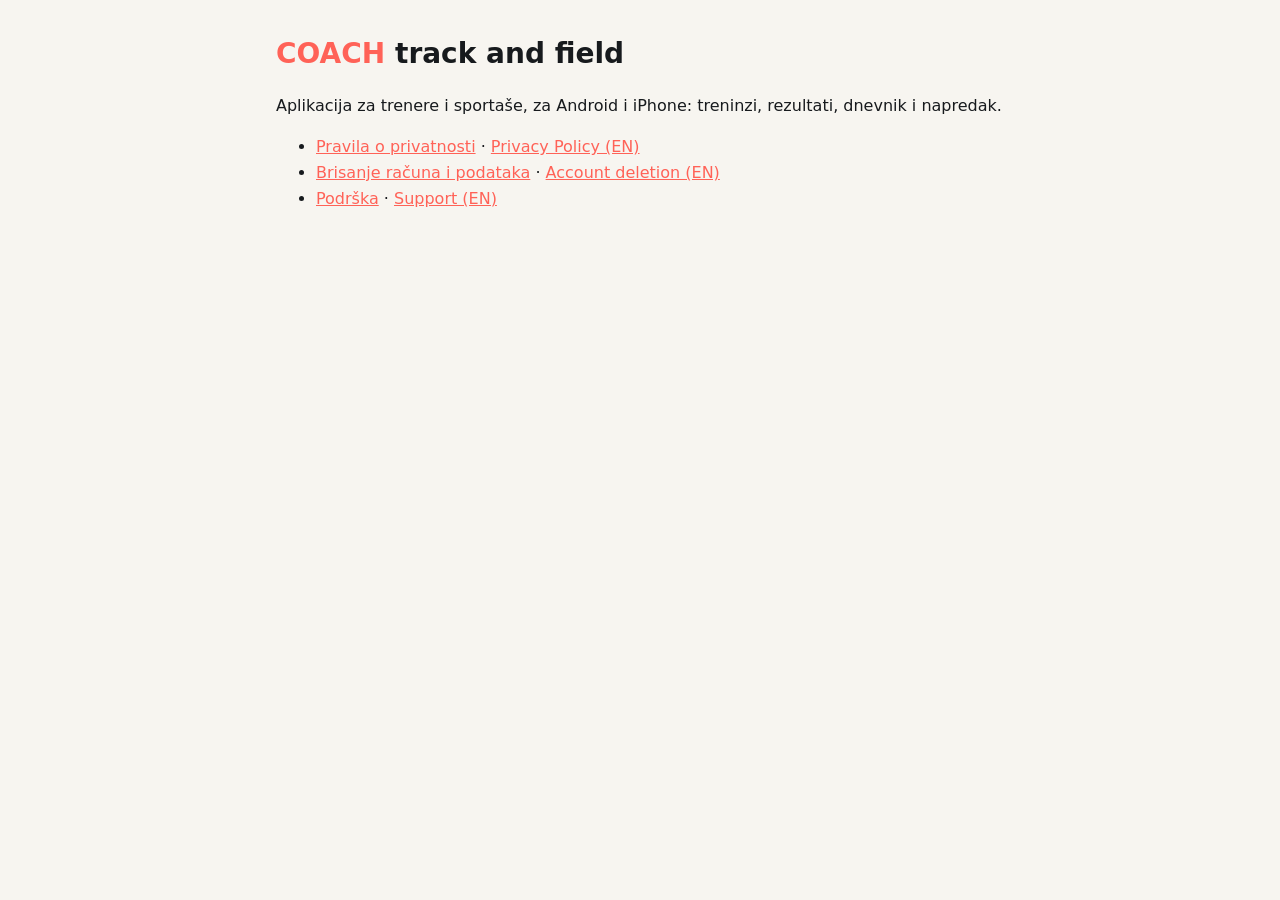
<file: index.html>
<!doctype html><html lang="hr"><head><meta charset="utf-8"><meta name="viewport" content="width=device-width,initial-scale=1"><title>COACH</title><link rel="stylesheet" href="style.css"></head>
<body><main><h1><span>COACH</span> track and field</h1><p>Aplikacija za trenere i sportaše, za Android i iPhone: treninzi, rezultati, dnevnik i napredak.</p>
<ul><li><a href="privacy.html">Pravila o privatnosti</a> · <a href="privacy.html#en">Privacy Policy (EN)</a></li><li><a href="delete-account.html">Brisanje računa i podataka</a> · <a href="delete-account.html#en">Account deletion (EN)</a></li><li><a href="support.html">Podrška</a> · <a href="support.html#en">Support (EN)</a></li></ul></main></body></html>
</file>
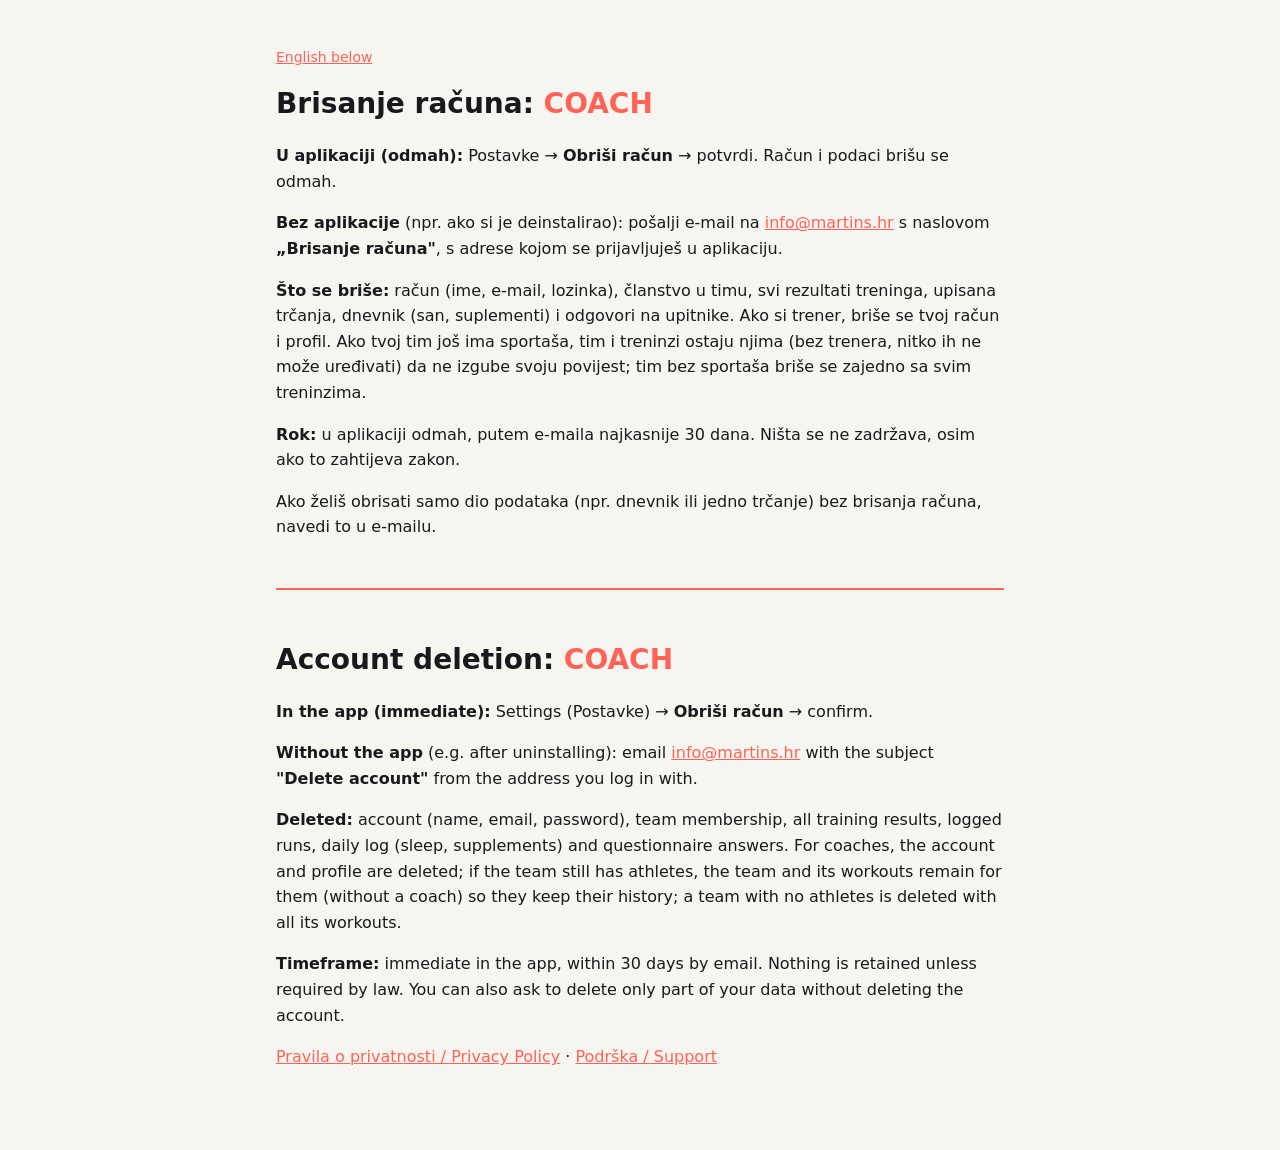
<file: delete-account.html>
<!doctype html><html lang="hr"><head><meta charset="utf-8"><meta name="viewport" content="width=device-width,initial-scale=1"><title>COACH Brisanje računa</title><link rel="stylesheet" href="style.css"></head>
<body><main><p class="lang"><a href="#en">English below</a></p>
<h1>Brisanje računa: <span>COACH</span></h1>
<p><b>U aplikaciji (odmah):</b> Postavke → <b>Obriši račun</b> → potvrdi. Račun i podaci brišu se odmah.</p>
<p><b>Bez aplikacije</b> (npr. ako si je deinstalirao): pošalji e-mail na <a href="mailto:info@martins.hr">info@martins.hr</a> s naslovom <b>„Brisanje računa"</b>, s adrese kojom se prijavljuješ u aplikaciju.</p>
<p><b>Što se briše:</b> račun (ime, e-mail, lozinka), članstvo u timu, svi rezultati treninga, upisana trčanja, dnevnik (san, suplementi) i odgovori na upitnike. Ako si trener, briše se tvoj račun i profil. Ako tvoj tim još ima sportaša, tim i treninzi ostaju njima (bez trenera, nitko ih ne može uređivati) da ne izgube svoju povijest; tim bez sportaša briše se zajedno sa svim treninzima.</p>
<p><b>Rok:</b> u aplikaciji odmah, putem e-maila najkasnije 30 dana. Ništa se ne zadržava, osim ako to zahtijeva zakon.</p>
<p>Ako želiš obrisati samo dio podataka (npr. dnevnik ili jedno trčanje) bez brisanja računa, navedi to u e-mailu.</p>
<hr id="en" style="margin:48px 0;border:0;border-top:2px solid var(--accent)">
<h1>Account deletion: <span>COACH</span></h1>
<p><b>In the app (immediate):</b> Settings (Postavke) → <b>Obriši račun</b> → confirm.</p>
<p><b>Without the app</b> (e.g. after uninstalling): email <a href="mailto:info@martins.hr">info@martins.hr</a> with the subject <b>"Delete account"</b> from the address you log in with.</p>
<p><b>Deleted:</b> account (name, email, password), team membership, all training results, logged runs, daily log (sleep, supplements) and questionnaire answers. For coaches, the account and profile are deleted; if the team still has athletes, the team and its workouts remain for them (without a coach) so they keep their history; a team with no athletes is deleted with all its workouts.</p>
<p><b>Timeframe:</b> immediate in the app, within 30 days by email. Nothing is retained unless required by law. You can also ask to delete only part of your data without deleting the account.</p>
<p><a href="privacy.html">Pravila o privatnosti / Privacy Policy</a> · <a href="support.html">Podrška / Support</a></p></main></body></html>
</file>
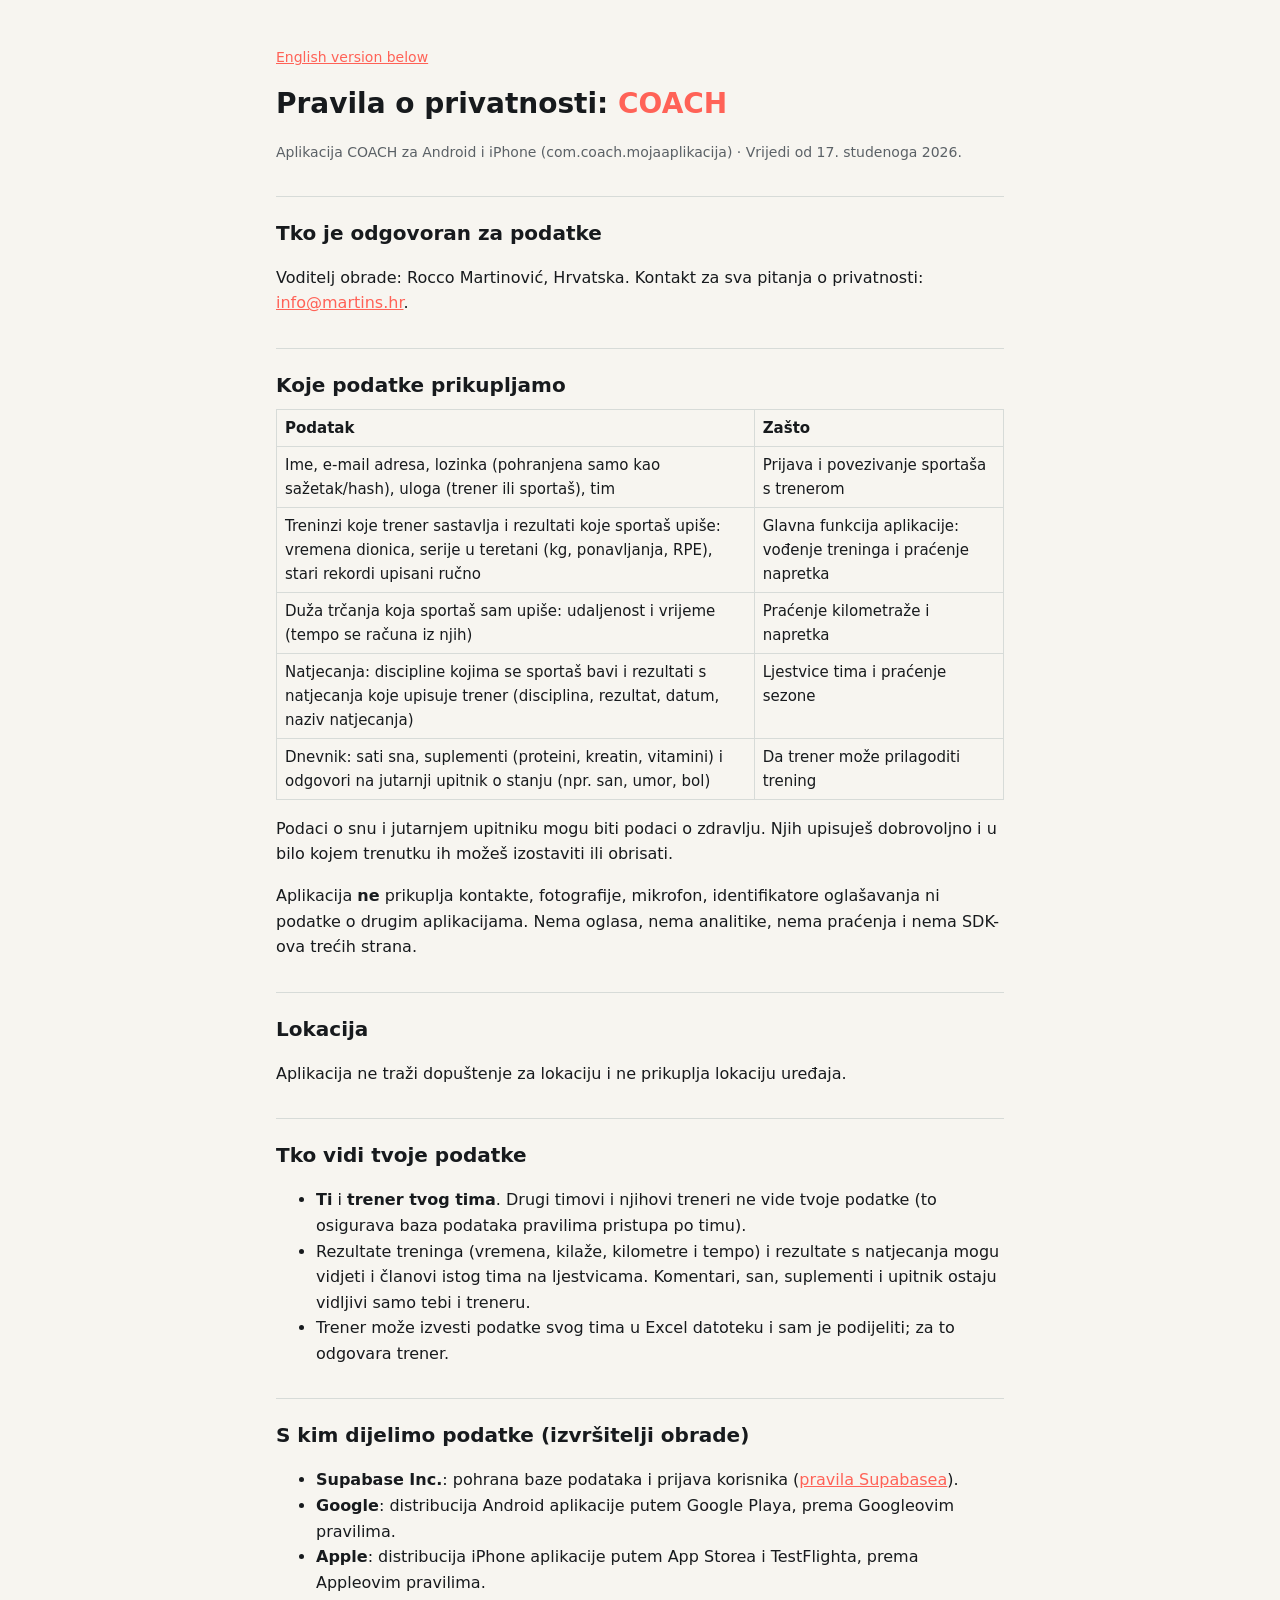
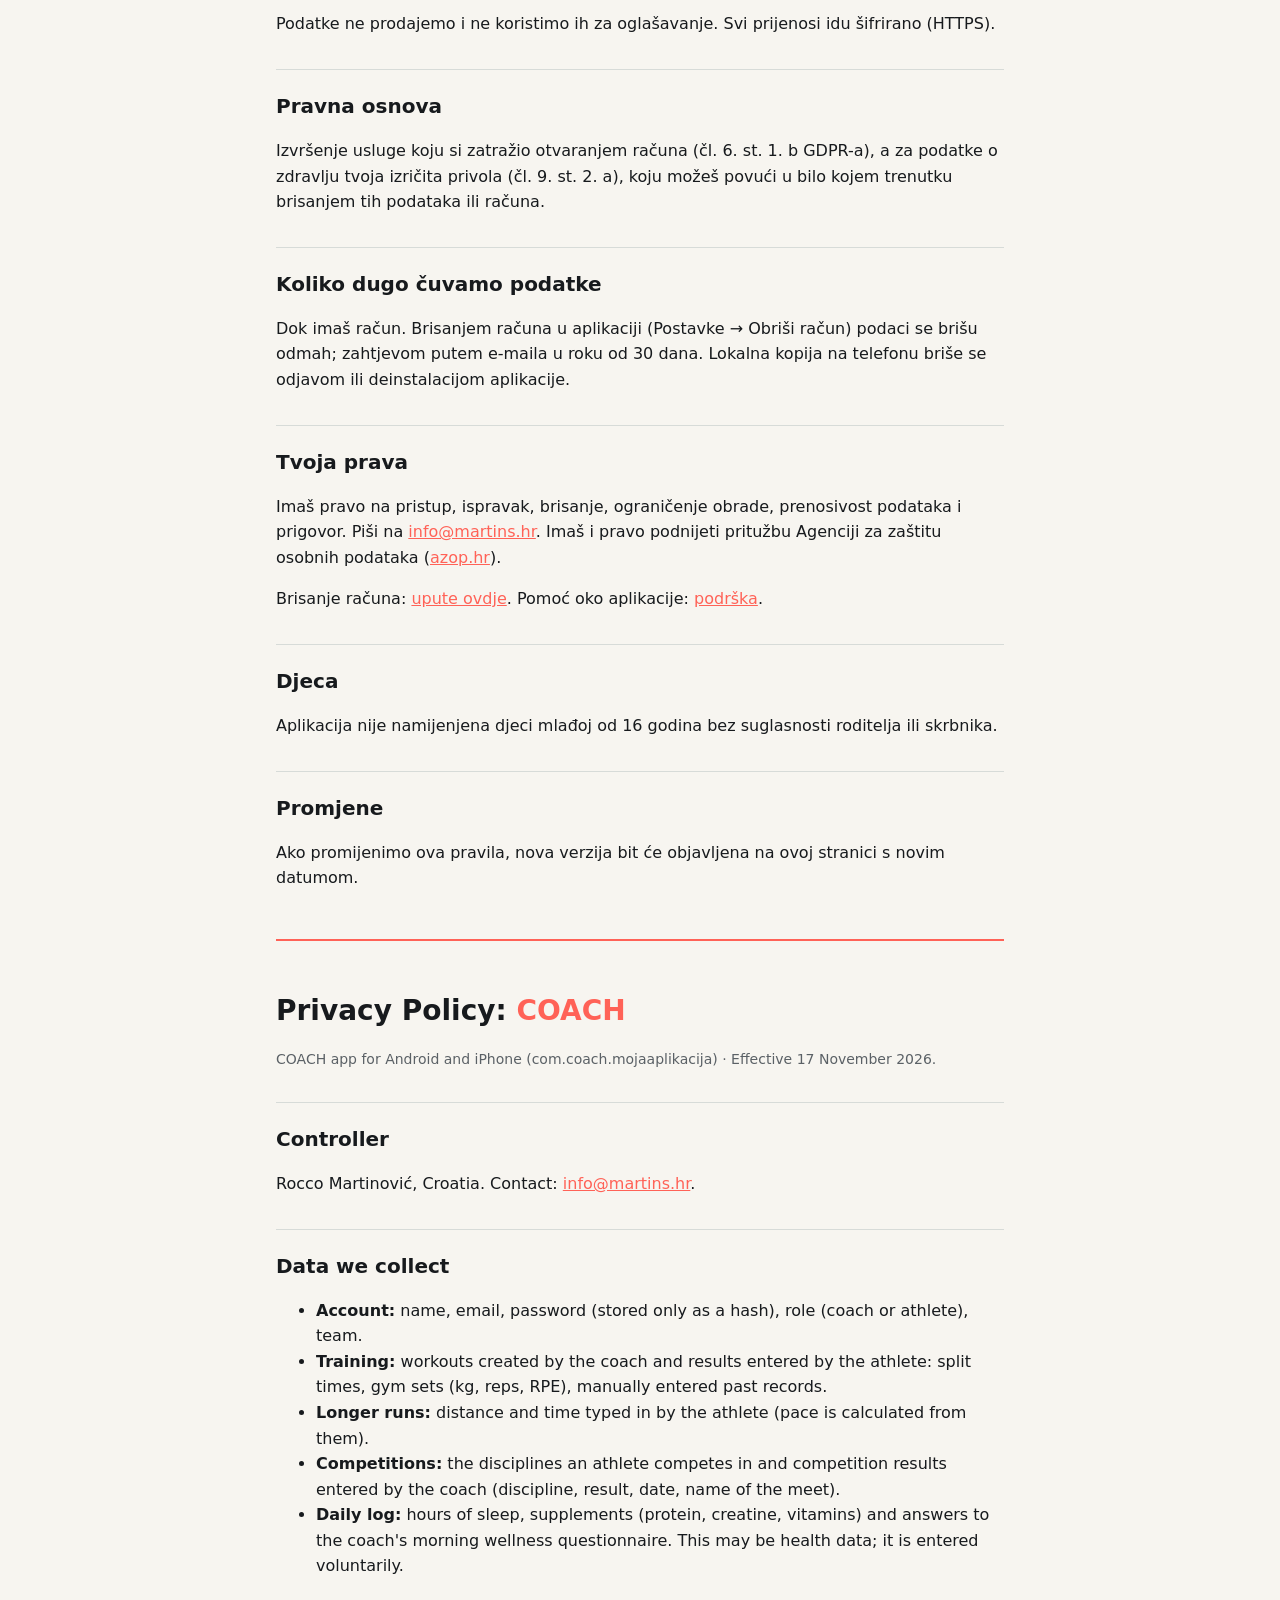
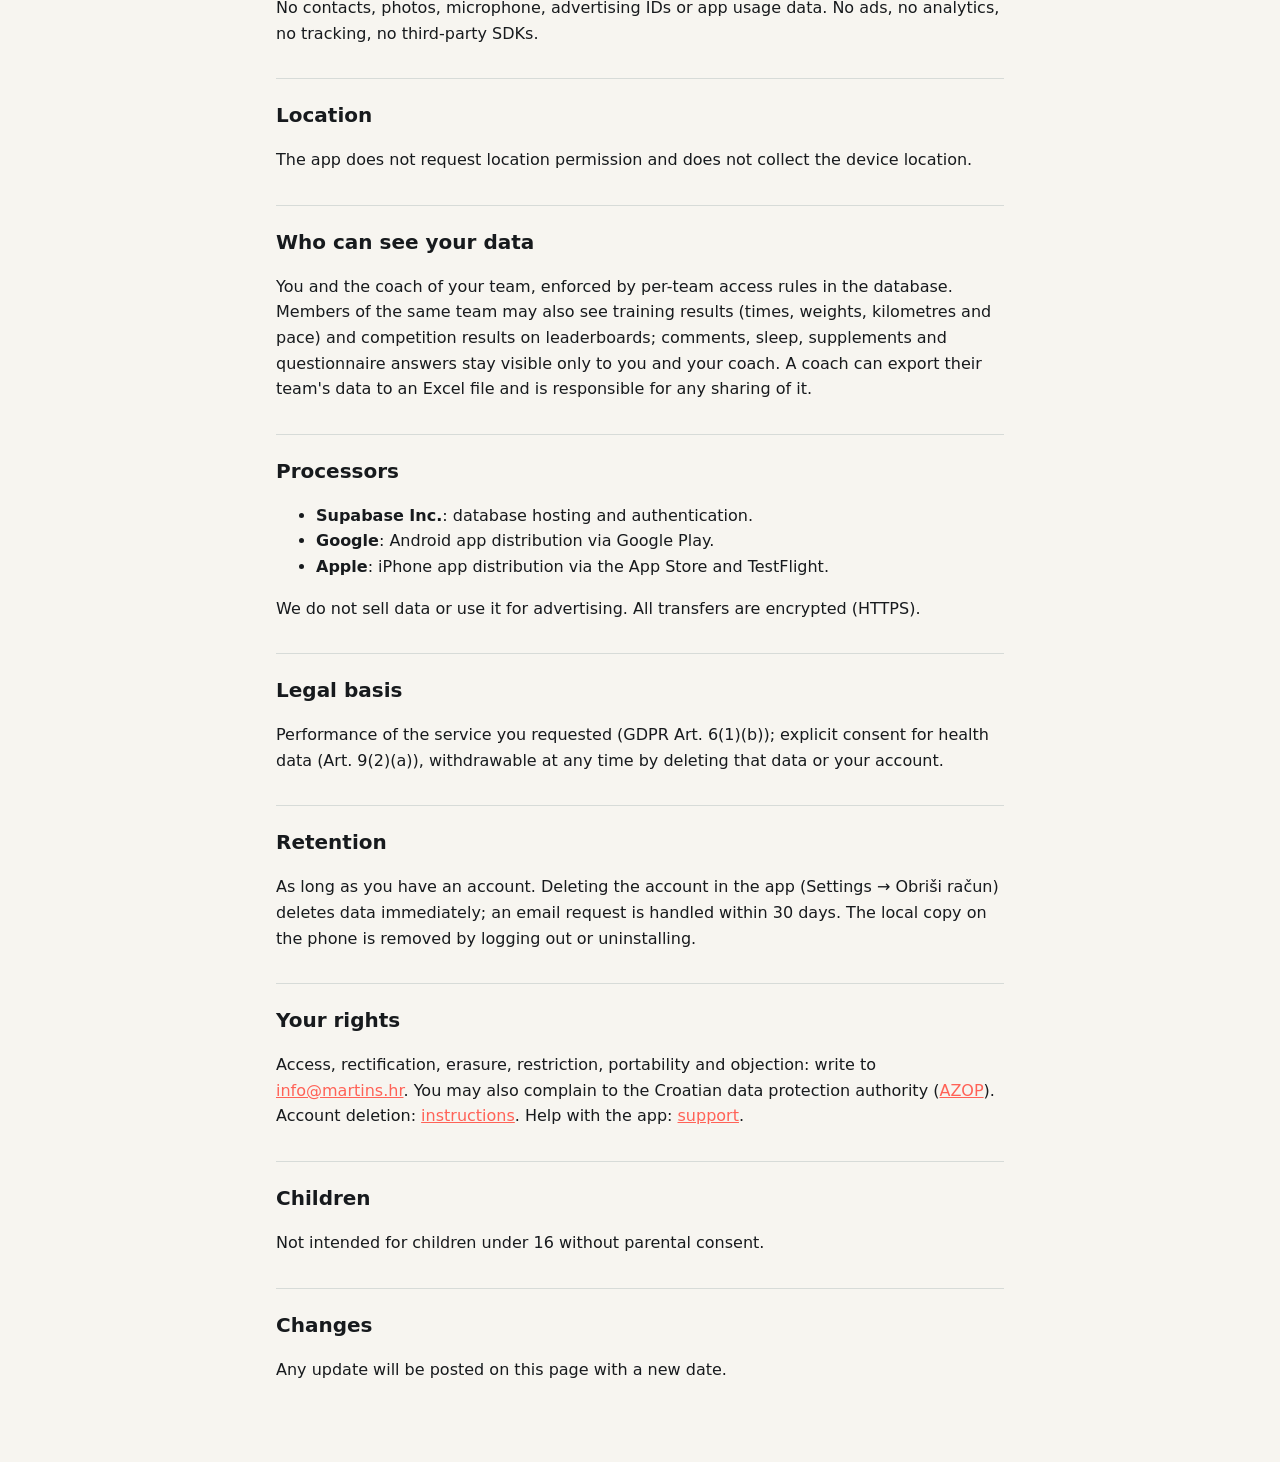
<file: privacy.html>
<!doctype html><html lang="hr"><head><meta charset="utf-8"><meta name="viewport" content="width=device-width,initial-scale=1"><title>COACH Privatnost</title><link rel="stylesheet" href="style.css"></head>
<body><main>
<p class="lang"><a href="#en">English version below</a></p>
<h1>Pravila o privatnosti: <span>COACH</span></h1>
<p class="meta">Aplikacija COACH za Android i iPhone (com.coach.mojaaplikacija) · Vrijedi od 17. studenoga 2026.</p>

<h2>Tko je odgovoran za podatke</h2>
<p>Voditelj obrade: Rocco Martinović, Hrvatska. Kontakt za sva pitanja o privatnosti: <a href="mailto:info@martins.hr">info@martins.hr</a>.</p>

<h2>Koje podatke prikupljamo</h2>
<table>
<tr><th>Podatak</th><th>Zašto</th></tr>
<tr><td>Ime, e-mail adresa, lozinka (pohranjena samo kao sažetak/hash), uloga (trener ili sportaš), tim</td><td>Prijava i povezivanje sportaša s trenerom</td></tr>
<tr><td>Treninzi koje trener sastavlja i rezultati koje sportaš upiše: vremena dionica, serije u teretani (kg, ponavljanja, RPE), stari rekordi upisani ručno</td><td>Glavna funkcija aplikacije: vođenje treninga i praćenje napretka</td></tr>
<tr><td>Duža trčanja koja sportaš sam upiše: udaljenost i vrijeme (tempo se računa iz njih)</td><td>Praćenje kilometraže i napretka</td></tr>
<tr><td>Natjecanja: discipline kojima se sportaš bavi i rezultati s natjecanja koje upisuje trener (disciplina, rezultat, datum, naziv natjecanja)</td><td>Ljestvice tima i praćenje sezone</td></tr>
<tr><td>Dnevnik: sati sna, suplementi (proteini, kreatin, vitamini) i odgovori na jutarnji upitnik o stanju (npr. san, umor, bol)</td><td>Da trener može prilagoditi trening</td></tr>
</table>
<p>Podaci o snu i jutarnjem upitniku mogu biti podaci o zdravlju. Njih upisuješ dobrovoljno i u bilo kojem trenutku ih možeš izostaviti ili obrisati.</p>
<p>Aplikacija <b>ne</b> prikuplja kontakte, fotografije, mikrofon, identifikatore oglašavanja ni podatke o drugim aplikacijama. Nema oglasa, nema analitike, nema praćenja i nema SDK-ova trećih strana.</p>

<h2>Lokacija</h2>
<p>Aplikacija ne traži dopuštenje za lokaciju i ne prikuplja lokaciju uređaja.</p>

<h2>Tko vidi tvoje podatke</h2>
<ul>
<li><b>Ti</b> i <b>trener tvog tima</b>. Drugi timovi i njihovi treneri ne vide tvoje podatke (to osigurava baza podataka pravilima pristupa po timu).</li>
<li>Rezultate treninga (vremena, kilaže, kilometre i tempo) i rezultate s natjecanja mogu vidjeti i članovi istog tima na ljestvicama. Komentari, san, suplementi i upitnik ostaju vidljivi samo tebi i treneru.</li>
<li>Trener može izvesti podatke svog tima u Excel datoteku i sam je podijeliti; za to odgovara trener.</li>
</ul>

<h2>S kim dijelimo podatke (izvršitelji obrade)</h2>
<ul>
<li><b>Supabase Inc.</b>: pohrana baze podataka i prijava korisnika (<a href="https://supabase.com/privacy">pravila Supabasea</a>).</li>
<li><b>Google</b>: distribucija Android aplikacije putem Google Playa, prema Googleovim pravilima.</li>
<li><b>Apple</b>: distribucija iPhone aplikacije putem App Storea i TestFlighta, prema Appleovim pravilima.</li>
</ul>
<p>Podatke ne prodajemo i ne koristimo ih za oglašavanje. Svi prijenosi idu šifrirano (HTTPS).</p>

<h2>Pravna osnova</h2>
<p>Izvršenje usluge koju si zatražio otvaranjem računa (čl. 6. st. 1. b GDPR-a), a za podatke o zdravlju tvoja izričita privola (čl. 9. st. 2. a), koju možeš povući u bilo kojem trenutku brisanjem tih podataka ili računa.</p>

<h2>Koliko dugo čuvamo podatke</h2>
<p>Dok imaš račun. Brisanjem računa u aplikaciji (Postavke → Obriši račun) podaci se brišu odmah; zahtjevom putem e-maila u roku od 30 dana. Lokalna kopija na telefonu briše se odjavom ili deinstalacijom aplikacije.</p>

<h2>Tvoja prava</h2>
<p>Imaš pravo na pristup, ispravak, brisanje, ograničenje obrade, prenosivost podataka i prigovor. Piši na <a href="mailto:info@martins.hr">info@martins.hr</a>. Imaš i pravo podnijeti pritužbu Agenciji za zaštitu osobnih podataka (<a href="https://azop.hr">azop.hr</a>).</p>
<p>Brisanje računa: <a href="delete-account.html">upute ovdje</a>. Pomoć oko aplikacije: <a href="support.html">podrška</a>.</p>

<h2>Djeca</h2>
<p>Aplikacija nije namijenjena djeci mlađoj od 16 godina bez suglasnosti roditelja ili skrbnika.</p>

<h2>Promjene</h2>
<p>Ako promijenimo ova pravila, nova verzija bit će objavljena na ovoj stranici s novim datumom.</p>

<hr id="en" style="margin:48px 0;border:0;border-top:2px solid var(--accent)">
<h1>Privacy Policy: <span>COACH</span></h1>
<p class="meta">COACH app for Android and iPhone (com.coach.mojaaplikacija) · Effective 17 November 2026.</p>
<h2>Controller</h2><p>Rocco Martinović, Croatia. Contact: <a href="mailto:info@martins.hr">info@martins.hr</a>.</p>
<h2>Data we collect</h2>
<ul>
<li><b>Account:</b> name, email, password (stored only as a hash), role (coach or athlete), team.</li>
<li><b>Training:</b> workouts created by the coach and results entered by the athlete: split times, gym sets (kg, reps, RPE), manually entered past records.</li>
<li><b>Longer runs:</b> distance and time typed in by the athlete (pace is calculated from them).</li>
<li><b>Competitions:</b> the disciplines an athlete competes in and competition results entered by the coach (discipline, result, date, name of the meet).</li>
<li><b>Daily log:</b> hours of sleep, supplements (protein, creatine, vitamins) and answers to the coach's morning wellness questionnaire. This may be health data; it is entered voluntarily.</li>
</ul>
<p>No contacts, photos, microphone, advertising IDs or app usage data. No ads, no analytics, no tracking, no third-party SDKs.</p>
<h2>Location</h2><p>The app does not request location permission and does not collect the device location.</p>
<h2>Who can see your data</h2><p>You and the coach of your team, enforced by per-team access rules in the database. Members of the same team may also see training results (times, weights, kilometres and pace) and competition results on leaderboards; comments, sleep, supplements and questionnaire answers stay visible only to you and your coach. A coach can export their team's data to an Excel file and is responsible for any sharing of it.</p>
<h2>Processors</h2>
<ul><li><b>Supabase Inc.</b>: database hosting and authentication.</li>
<li><b>Google</b>: Android app distribution via Google Play.</li>
<li><b>Apple</b>: iPhone app distribution via the App Store and TestFlight.</li></ul>
<p>We do not sell data or use it for advertising. All transfers are encrypted (HTTPS).</p>
<h2>Legal basis</h2><p>Performance of the service you requested (GDPR Art. 6(1)(b)); explicit consent for health data (Art. 9(2)(a)), withdrawable at any time by deleting that data or your account.</p>
<h2>Retention</h2><p>As long as you have an account. Deleting the account in the app (Settings → Obriši račun) deletes data immediately; an email request is handled within 30 days. The local copy on the phone is removed by logging out or uninstalling.</p>
<h2>Your rights</h2><p>Access, rectification, erasure, restriction, portability and objection: write to <a href="mailto:info@martins.hr">info@martins.hr</a>. You may also complain to the Croatian data protection authority (<a href="https://azop.hr">AZOP</a>). Account deletion: <a href="delete-account.html#en">instructions</a>. Help with the app: <a href="support.html#en">support</a>.</p>
<h2>Children</h2><p>Not intended for children under 16 without parental consent.</p>
<h2>Changes</h2><p>Any update will be posted on this page with a new date.</p>
</main></body></html>
</file>
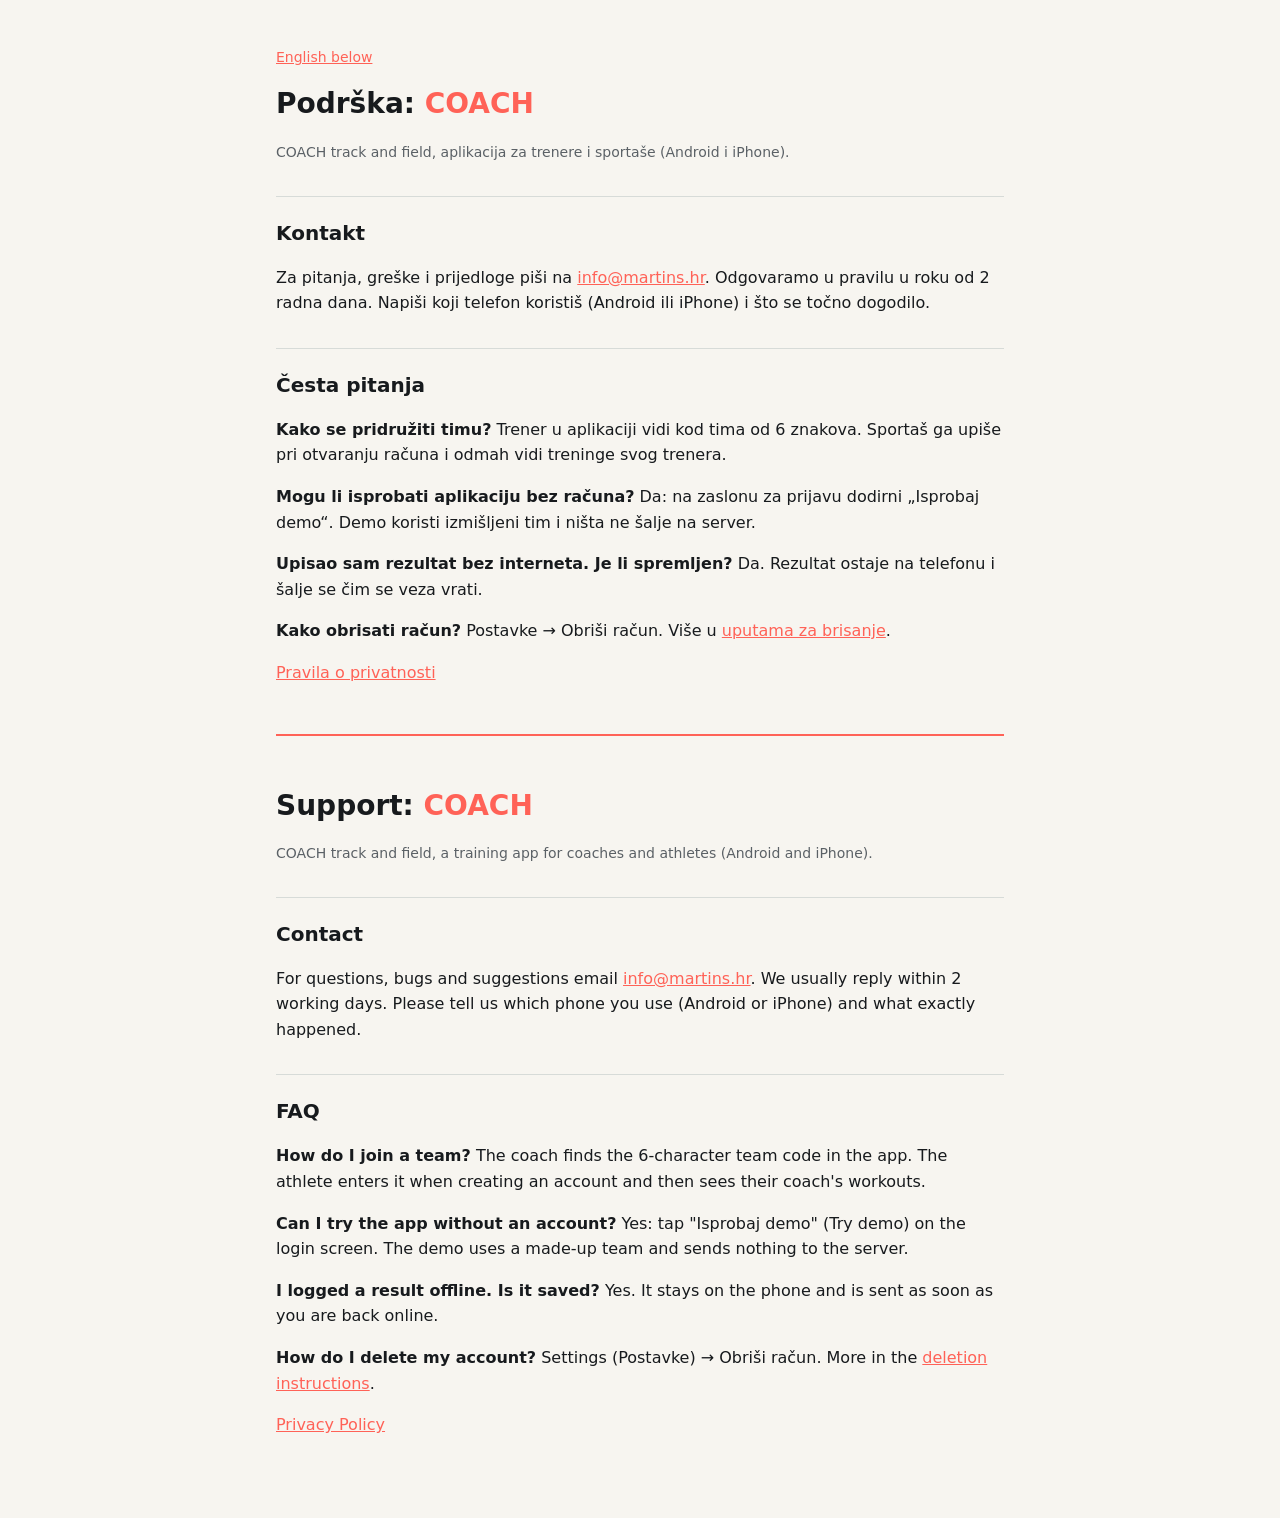
<file: support.html>
<!doctype html><html lang="hr"><head><meta charset="utf-8"><meta name="viewport" content="width=device-width,initial-scale=1"><title>COACH Podrška</title><link rel="stylesheet" href="style.css"></head>
<body><main><p class="lang"><a href="#en">English below</a></p>
<h1>Podrška: <span>COACH</span></h1>
<p class="meta">COACH track and field, aplikacija za trenere i sportaše (Android i iPhone).</p>
<h2>Kontakt</h2>
<p>Za pitanja, greške i prijedloge piši na <a href="mailto:info@martins.hr">info@martins.hr</a>. Odgovaramo u pravilu u roku od 2 radna dana. Napiši koji telefon koristiš (Android ili iPhone) i što se točno dogodilo.</p>
<h2>Česta pitanja</h2>
<p><b>Kako se pridružiti timu?</b> Trener u aplikaciji vidi kod tima od 6 znakova. Sportaš ga upiše pri otvaranju računa i odmah vidi treninge svog trenera.</p>
<p><b>Mogu li isprobati aplikaciju bez računa?</b> Da: na zaslonu za prijavu dodirni „Isprobaj demo“. Demo koristi izmišljeni tim i ništa ne šalje na server.</p>
<p><b>Upisao sam rezultat bez interneta. Je li spremljen?</b> Da. Rezultat ostaje na telefonu i šalje se čim se veza vrati.</p>
<p><b>Kako obrisati račun?</b> Postavke → Obriši račun. Više u <a href="delete-account.html">uputama za brisanje</a>.</p>
<p><a href="privacy.html">Pravila o privatnosti</a></p>
<hr id="en" style="margin:48px 0;border:0;border-top:2px solid var(--accent)">
<h1>Support: <span>COACH</span></h1>
<p class="meta">COACH track and field, a training app for coaches and athletes (Android and iPhone).</p>
<h2>Contact</h2>
<p>For questions, bugs and suggestions email <a href="mailto:info@martins.hr">info@martins.hr</a>. We usually reply within 2 working days. Please tell us which phone you use (Android or iPhone) and what exactly happened.</p>
<h2>FAQ</h2>
<p><b>How do I join a team?</b> The coach finds the 6-character team code in the app. The athlete enters it when creating an account and then sees their coach's workouts.</p>
<p><b>Can I try the app without an account?</b> Yes: tap "Isprobaj demo" (Try demo) on the login screen. The demo uses a made-up team and sends nothing to the server.</p>
<p><b>I logged a result offline. Is it saved?</b> Yes. It stays on the phone and is sent as soon as you are back online.</p>
<p><b>How do I delete my account?</b> Settings (Postavke) → Obriši račun. More in the <a href="delete-account.html#en">deletion instructions</a>.</p>
<p><a href="privacy.html#en">Privacy Policy</a></p>
</main></body></html>
</file>
<file: style.css>
:root{--bg:#F7F5F0;--fg:#171A1D;--muted:#5b6166;--accent:#FF6257;--line:#D7DBD8}
@media (prefers-color-scheme:dark){:root{--bg:#171A1D;--fg:#F7F5F0;--muted:#aab0b4;--line:#33393e}}
*{box-sizing:border-box}body{margin:0;background:var(--bg);color:var(--fg);font:16px/1.6 system-ui,-apple-system,"Segoe UI",Roboto,sans-serif}
main{max-width:760px;margin:0 auto;padding:32px 16px 64px}
h1{font-size:28px;margin:0 0 4px}h1 span{color:var(--accent)}h2{font-size:20px;margin:32px 0 8px;border-top:1px solid var(--line);padding-top:20px}
.meta,.lang{color:var(--muted);font-size:14px}a{color:var(--accent)}
.ph{background:#fff3b0;color:#171A1D;padding:0 4px;border-radius:3px}
table{border-collapse:collapse;width:100%;font-size:15px}td,th{border:1px solid var(--line);padding:6px 8px;text-align:left;vertical-align:top}
</file>
